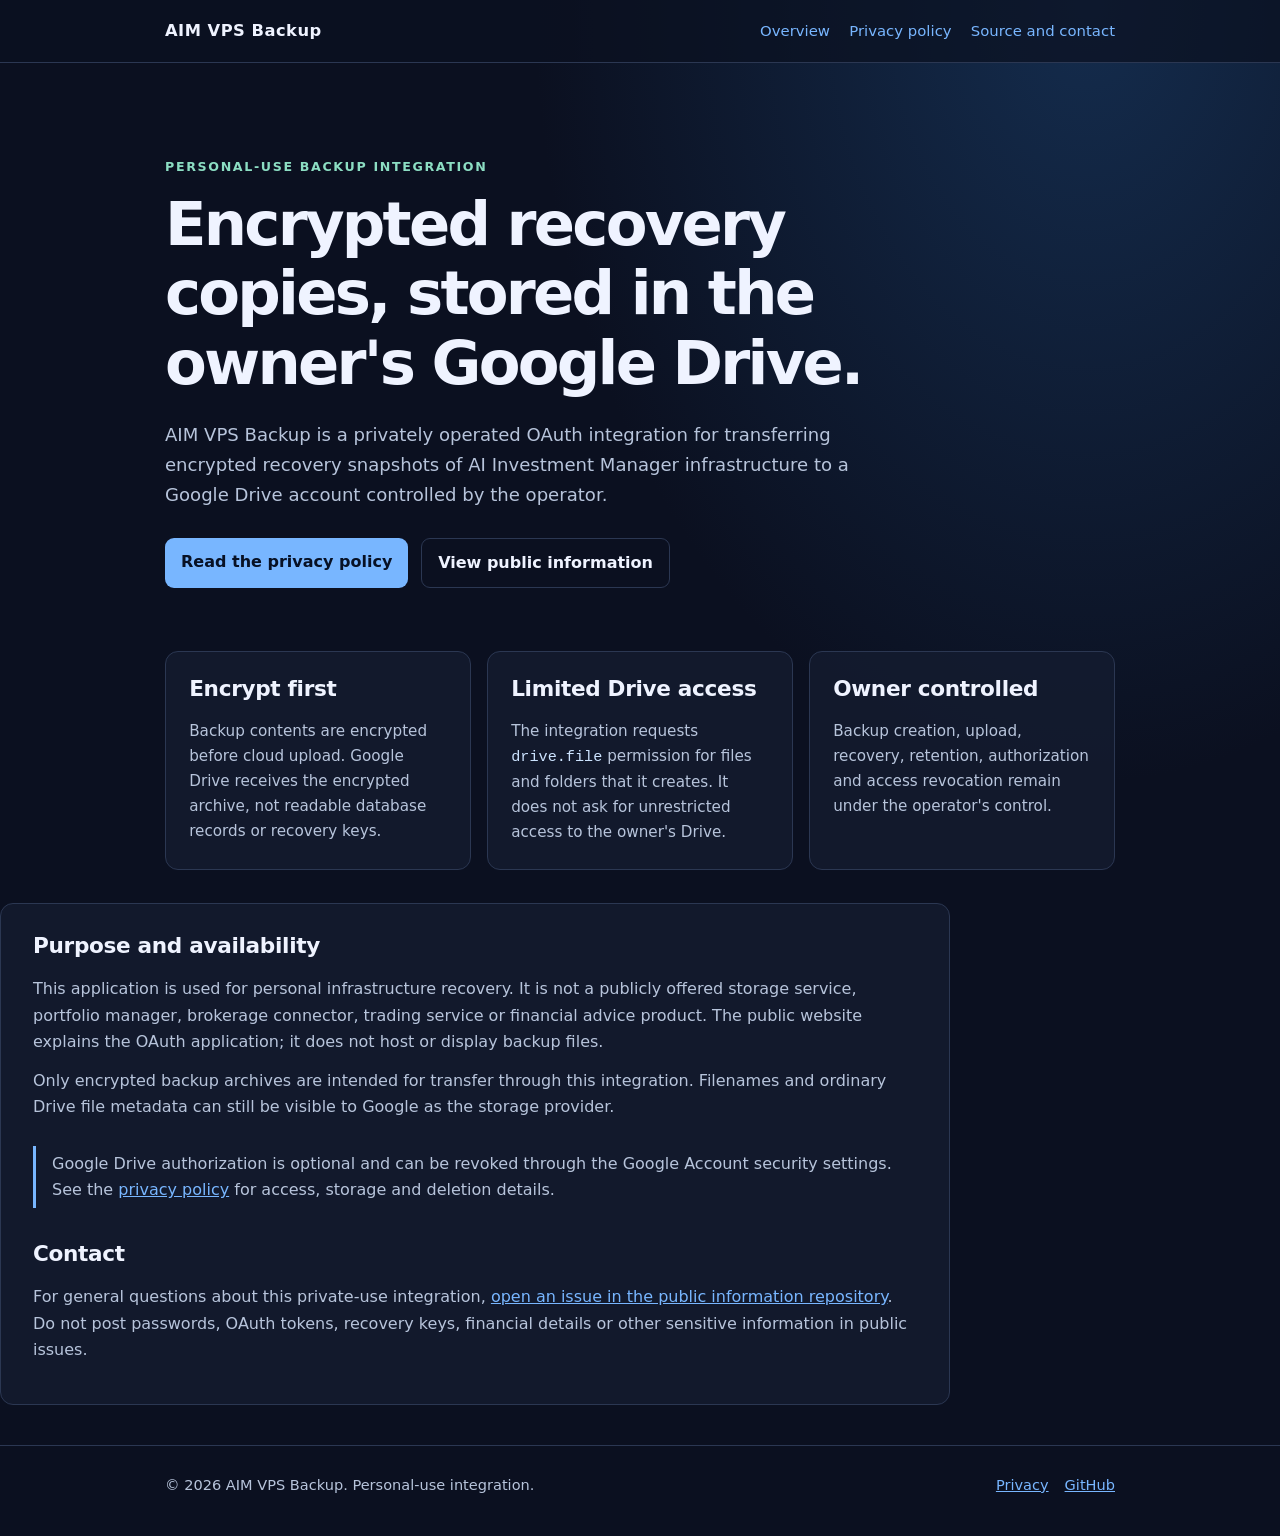
<file: index.html>
<!doctype html>
<html lang="en">
<head>
  <meta charset="utf-8">
  <meta name="viewport" content="width=device-width, initial-scale=1">
  <meta name="description" content="AIM VPS Backup is a personal-use integration that transfers encrypted recovery snapshots to the owner's Google Drive account.">
  <meta name="referrer" content="strict-origin-when-cross-origin">
  <title>AIM VPS Backup | Personal encrypted backup integration</title>
  <link rel="stylesheet" href="./styles.css">
</head>
<body>
  <header class="masthead">
    <div class="wrap">
      <a class="wordmark" href="./">AIM VPS Backup</a>
      <nav class="nav" aria-label="Main navigation">
        <a href="./">Overview</a>
        <a href="./privacy.html">Privacy policy</a>
        <a href="https://github.com/pbcristi/aim-vps-backup-site">Source and contact</a>
      </nav>
    </div>
  </header>
  <main>
    <section class="wrap hero">
      <p class="kicker">Personal-use backup integration</p>
      <h1>Encrypted recovery copies, stored in the owner's Google Drive.</h1>
      <p class="lead">AIM VPS Backup is a privately operated OAuth integration for transferring encrypted recovery snapshots of AI Investment Manager infrastructure to a Google Drive account controlled by the operator.</p>
      <div class="buttons">
        <a class="button" href="./privacy.html">Read the privacy policy</a>
        <a class="button secondary" href="https://github.com/pbcristi/aim-vps-backup-site">View public information</a>
      </div>
    </section>
    <section class="wrap grid" aria-label="How it works">
      <article class="tile"><h2>Encrypt first</h2><p>Backup contents are encrypted before cloud upload. Google Drive receives the encrypted archive, not readable database records or recovery keys.</p></article>
      <article class="tile"><h2>Limited Drive access</h2><p>The integration requests <code>drive.file</code> permission for files and folders that it creates. It does not ask for unrestricted access to the owner's Drive.</p></article>
      <article class="tile"><h2>Owner controlled</h2><p>Backup creation, upload, recovery, retention, authorization and access revocation remain under the operator's control.</p></article>
    </section>
    <section class="wrap paper">
      <h2>Purpose and availability</h2>
      <p>This application is used for personal infrastructure recovery. It is not a publicly offered storage service, portfolio manager, brokerage connector, trading service or financial advice product. The public website explains the OAuth application; it does not host or display backup files.</p>
      <p>Only encrypted backup archives are intended for transfer through this integration. Filenames and ordinary Drive file metadata can still be visible to Google as the storage provider.</p>
      <div class="note">Google Drive authorization is optional and can be revoked through the Google Account security settings. See the <a href="./privacy.html">privacy policy</a> for access, storage and deletion details.</div>
      <h2>Contact</h2>
      <p>For general questions about this private-use integration, <a href="https://github.com/pbcristi/aim-vps-backup-site/issues/new">open an issue in the public information repository</a>. Do not post passwords, OAuth tokens, recovery keys, financial details or other sensitive information in public issues.</p>
    </section>
  </main>
  <footer class="footer"><div class="wrap"><span>&copy; 2026 AIM VPS Backup. Personal-use integration.</span><span><a href="./privacy.html">Privacy</a><a href="https://github.com/pbcristi/aim-vps-backup-site">GitHub</a></span></div></footer>
</body>
</html>
</file>
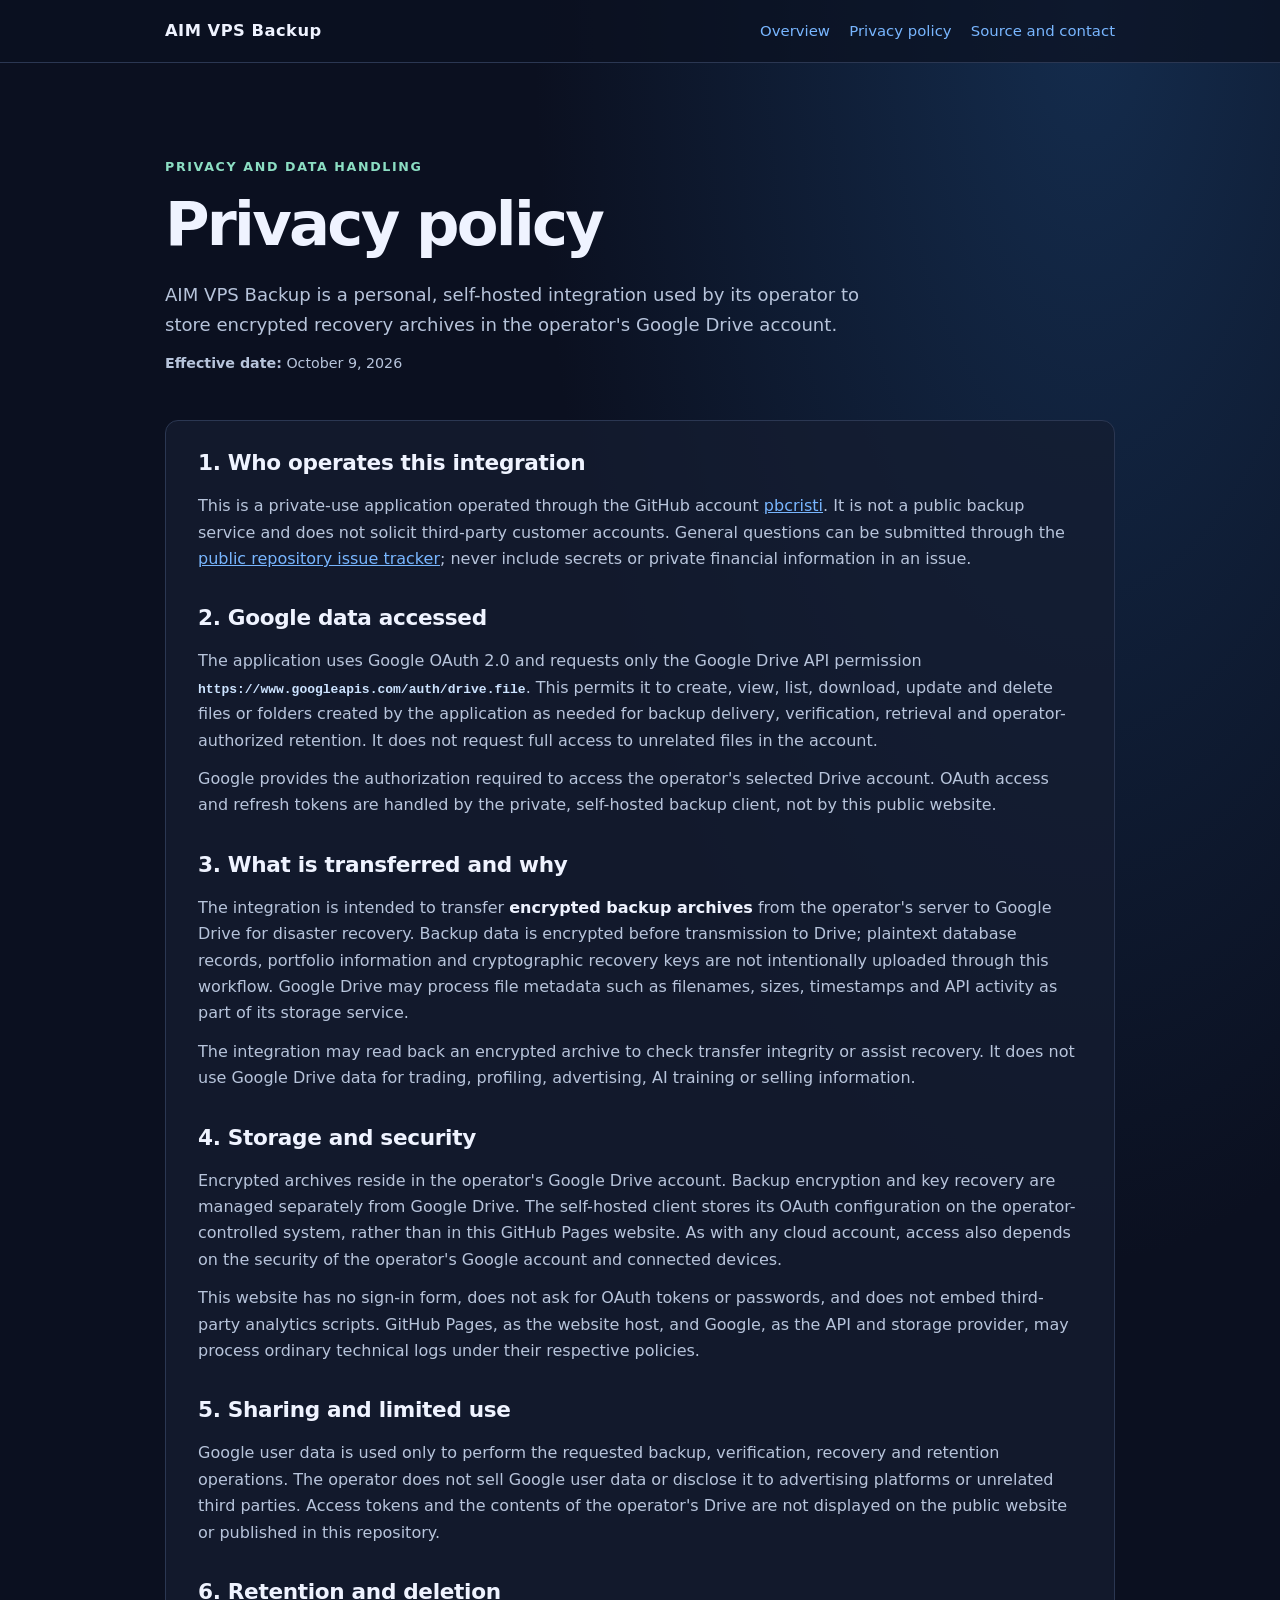
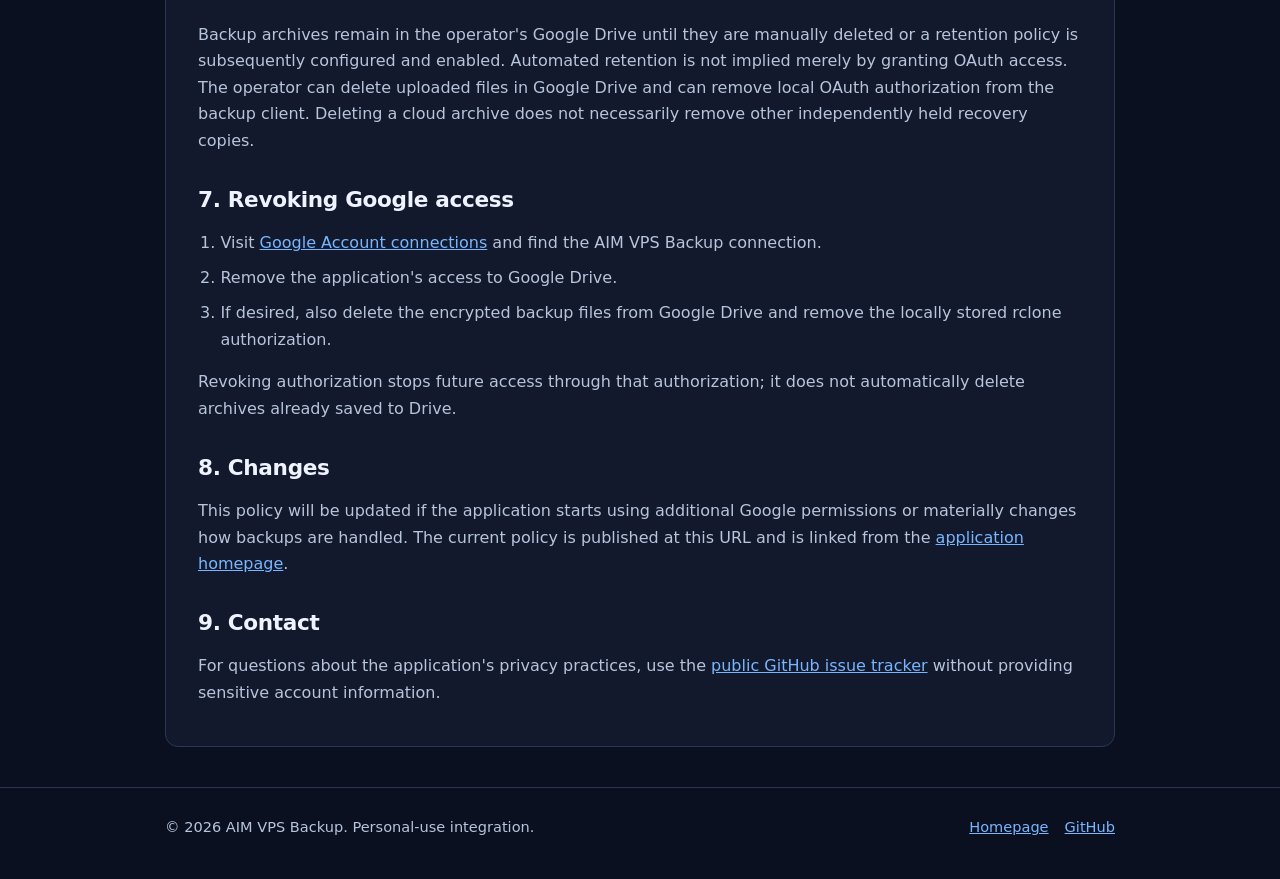
<file: privacy.html>
<!doctype html>
<html lang="en">
<head>
  <meta charset="utf-8">
  <meta name="viewport" content="width=device-width, initial-scale=1">
  <meta name="description" content="Privacy policy for the personal-use AIM VPS Backup Google Drive integration.">
  <meta name="referrer" content="strict-origin-when-cross-origin">
  <title>Privacy Policy | AIM VPS Backup</title>
  <link rel="stylesheet" href="./styles.css">
</head>
<body>
  <header class="masthead">
    <div class="wrap">
      <a class="wordmark" href="./">AIM VPS Backup</a>
      <nav class="nav" aria-label="Main navigation">
        <a href="./">Overview</a>
        <a href="./privacy.html" aria-current="page">Privacy policy</a>
        <a href="https://github.com/pbcristi/aim-vps-backup-site">Source and contact</a>
      </nav>
    </div>
  </header>
  <main class="wrap">
    <section class="hero">
      <p class="kicker">Privacy and data handling</p>
      <h1>Privacy policy</h1>
      <p class="lead">AIM VPS Backup is a personal, self-hosted integration used by its operator to store encrypted recovery archives in the operator's Google Drive account.</p>
      <p class="eyebrow"><strong>Effective date:</strong> October 9, 2026</p>
    </section>
    <article class="paper">
      <h2>1. Who operates this integration</h2>
      <p>This is a private-use application operated through the GitHub account <a href="https://github.com/pbcristi">pbcristi</a>. It is not a public backup service and does not solicit third-party customer accounts. General questions can be submitted through the <a href="https://github.com/pbcristi/aim-vps-backup-site/issues/new">public repository issue tracker</a>; never include secrets or private financial information in an issue.</p>

      <h2>2. Google data accessed</h2>
      <p>The application uses Google OAuth 2.0 and requests only the Google Drive API permission <strong><code>https://www.googleapis.com/auth/drive.file</code></strong>. This permits it to create, view, list, download, update and delete files or folders created by the application as needed for backup delivery, verification, retrieval and operator-authorized retention. It does not request full access to unrelated files in the account.</p>
      <p>Google provides the authorization required to access the operator's selected Drive account. OAuth access and refresh tokens are handled by the private, self-hosted backup client, not by this public website.</p>

      <h2>3. What is transferred and why</h2>
      <p>The integration is intended to transfer <strong>encrypted backup archives</strong> from the operator's server to Google Drive for disaster recovery. Backup data is encrypted before transmission to Drive; plaintext database records, portfolio information and cryptographic recovery keys are not intentionally uploaded through this workflow. Google Drive may process file metadata such as filenames, sizes, timestamps and API activity as part of its storage service.</p>
      <p>The integration may read back an encrypted archive to check transfer integrity or assist recovery. It does not use Google Drive data for trading, profiling, advertising, AI training or selling information.</p>

      <h2>4. Storage and security</h2>
      <p>Encrypted archives reside in the operator's Google Drive account. Backup encryption and key recovery are managed separately from Google Drive. The self-hosted client stores its OAuth configuration on the operator-controlled system, rather than in this GitHub Pages website. As with any cloud account, access also depends on the security of the operator's Google account and connected devices.</p>
      <p>This website has no sign-in form, does not ask for OAuth tokens or passwords, and does not embed third-party analytics scripts. GitHub Pages, as the website host, and Google, as the API and storage provider, may process ordinary technical logs under their respective policies.</p>

      <h2>5. Sharing and limited use</h2>
      <p>Google user data is used only to perform the requested backup, verification, recovery and retention operations. The operator does not sell Google user data or disclose it to advertising platforms or unrelated third parties. Access tokens and the contents of the operator's Drive are not displayed on the public website or published in this repository.</p>

      <h2>6. Retention and deletion</h2>
      <p>Backup archives remain in the operator's Google Drive until they are manually deleted or a retention policy is subsequently configured and enabled. Automated retention is not implied merely by granting OAuth access. The operator can delete uploaded files in Google Drive and can remove local OAuth authorization from the backup client. Deleting a cloud archive does not necessarily remove other independently held recovery copies.</p>

      <h2>7. Revoking Google access</h2>
      <ol>
        <li>Visit <a href="https://myaccount.google.com/connections">Google Account connections</a> and find the AIM VPS Backup connection.</li>
        <li>Remove the application's access to Google Drive.</li>
        <li>If desired, also delete the encrypted backup files from Google Drive and remove the locally stored rclone authorization.</li>
      </ol>
      <p>Revoking authorization stops future access through that authorization; it does not automatically delete archives already saved to Drive.</p>

      <h2>8. Changes</h2>
      <p>This policy will be updated if the application starts using additional Google permissions or materially changes how backups are handled. The current policy is published at this URL and is linked from the <a href="./">application homepage</a>.</p>

      <h2>9. Contact</h2>
      <p>For questions about the application's privacy practices, use the <a href="https://github.com/pbcristi/aim-vps-backup-site/issues/new">public GitHub issue tracker</a> without providing sensitive account information.</p>
    </article>
  </main>
  <footer class="footer"><div class="wrap"><span>&copy; 2026 AIM VPS Backup. Personal-use integration.</span><span><a href="./">Homepage</a><a href="https://github.com/pbcristi/aim-vps-backup-site">GitHub</a></span></div></footer>
</body>
</html>
</file>
<file: styles.css>
:root{color-scheme:dark;--bg:#0b1020;--panel:#141d30;--edge:#2b3752;--ink:#eff3ff;--muted:#b7c4db;--accent:#78b6ff;--green:#8cdec3}*{box-sizing:border-box}html{scroll-behavior:smooth}body{margin:0;background:radial-gradient(ellipse at 85% 0%,#142c4d 0%,transparent 36%),var(--bg);color:var(--ink);font-family:system-ui,-apple-system,"Segoe UI",Roboto,Arial,sans-serif;line-height:1.65}a{color:var(--accent)}a:hover{color:#c7e3ff}a:focus-visible{outline:2px solid var(--accent);outline-offset:4px;border-radius:4px}.wrap{width:min(100% - 2.5rem,950px);margin:auto}.masthead{border-bottom:1px solid var(--edge);background:rgba(11,16,32,.7)}.masthead .wrap{display:flex;align-items:center;justify-content:space-between;gap:1rem;padding:1.1rem 0}.wordmark{font-size:1.02rem;font-weight:760;letter-spacing:.03em;color:var(--ink);text-decoration:none}.nav{display:flex;gap:1.2rem;flex-wrap:wrap}.nav a{font-size:.93rem;text-decoration:none}.hero{padding:5.1rem 0 2.8rem}.kicker{font-size:.79rem;font-weight:760;text-transform:uppercase;letter-spacing:.13em;color:var(--green)}h1{font-size:clamp(2.15rem,5vw,3.8rem);max-width:780px;line-height:1.15;letter-spacing:-.045em;margin:.55rem 0 1.3rem}h2{font-size:1.35rem;line-height:1.3;margin:0 0 1rem;letter-spacing:-.015em}h3{font-size:1.03rem;margin:1.5rem 0 .5rem}p{margin:.75rem 0;color:var(--muted)}.lead{font-size:1.13rem;max-width:720px}.buttons{display:flex;flex-wrap:wrap;gap:.8rem;margin-top:1.8rem}.button{display:inline-block;text-decoration:none;background:var(--accent);color:#071125;padding:.68rem 1rem;border-radius:9px;font-weight:740}.button:hover{color:#071125;background:#b8dcff}.button.secondary{background:transparent;border:1px solid var(--edge);color:var(--ink)}.button.secondary:hover{background:#1a2740;color:var(--ink)}.grid{display:grid;grid-template-columns:repeat(3,minmax(0,1fr));gap:1rem;padding:1.1rem 0 2.1rem}.tile,.paper{border:1px solid var(--edge);border-radius:13px;background:rgba(20,29,48,.75);padding:1.45rem}.tile p{font-size:.95rem;margin-bottom:0}.paper{margin:0 0 2.5rem;padding:1.75rem 2rem}.paper h2:not(:first-child){margin-top:2rem}.paper ul,.paper ol{padding-left:1.4rem;color:var(--muted)}.paper li{margin:.55rem 0}.paper strong{color:var(--ink)}.note{border-left:3px solid var(--accent);padding:.3rem 0 .3rem 1rem;margin:1.6rem 0;color:var(--muted)}.footer{border-top:1px solid var(--edge);padding:1.7rem 0 2.5rem;font-size:.91rem;color:var(--muted)}.footer .wrap{display:flex;justify-content:space-between;gap:1rem;flex-wrap:wrap}.footer a{margin-left:1rem}.eyebrow{margin-bottom:0;font-size:.89rem}code{overflow-wrap:anywhere;color:#cce3ff}@media(max-width:710px){.hero{padding-top:3.4rem}.grid{grid-template-columns:1fr}.paper{padding:1.3rem}.masthead .wrap{align-items:flex-start;flex-direction:column}.footer a{margin-left:0;margin-right:1rem}}
</file>
